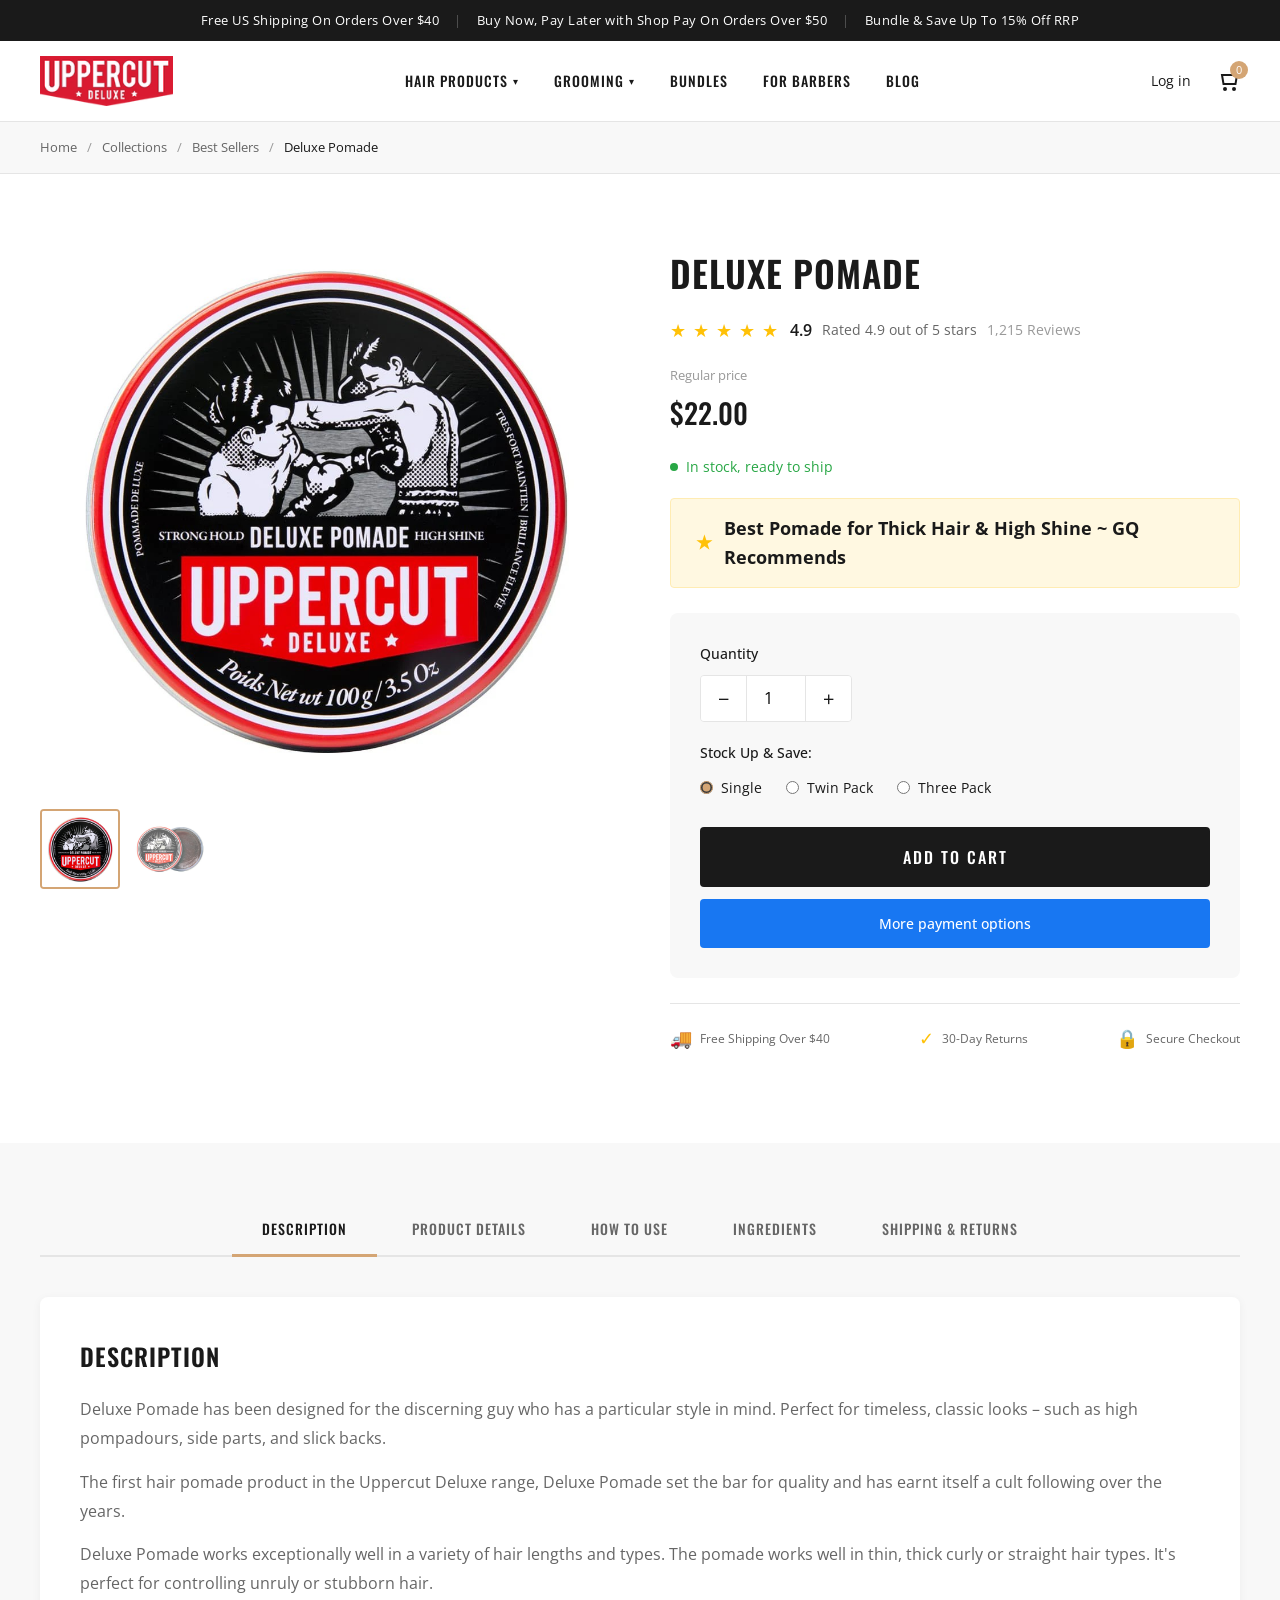
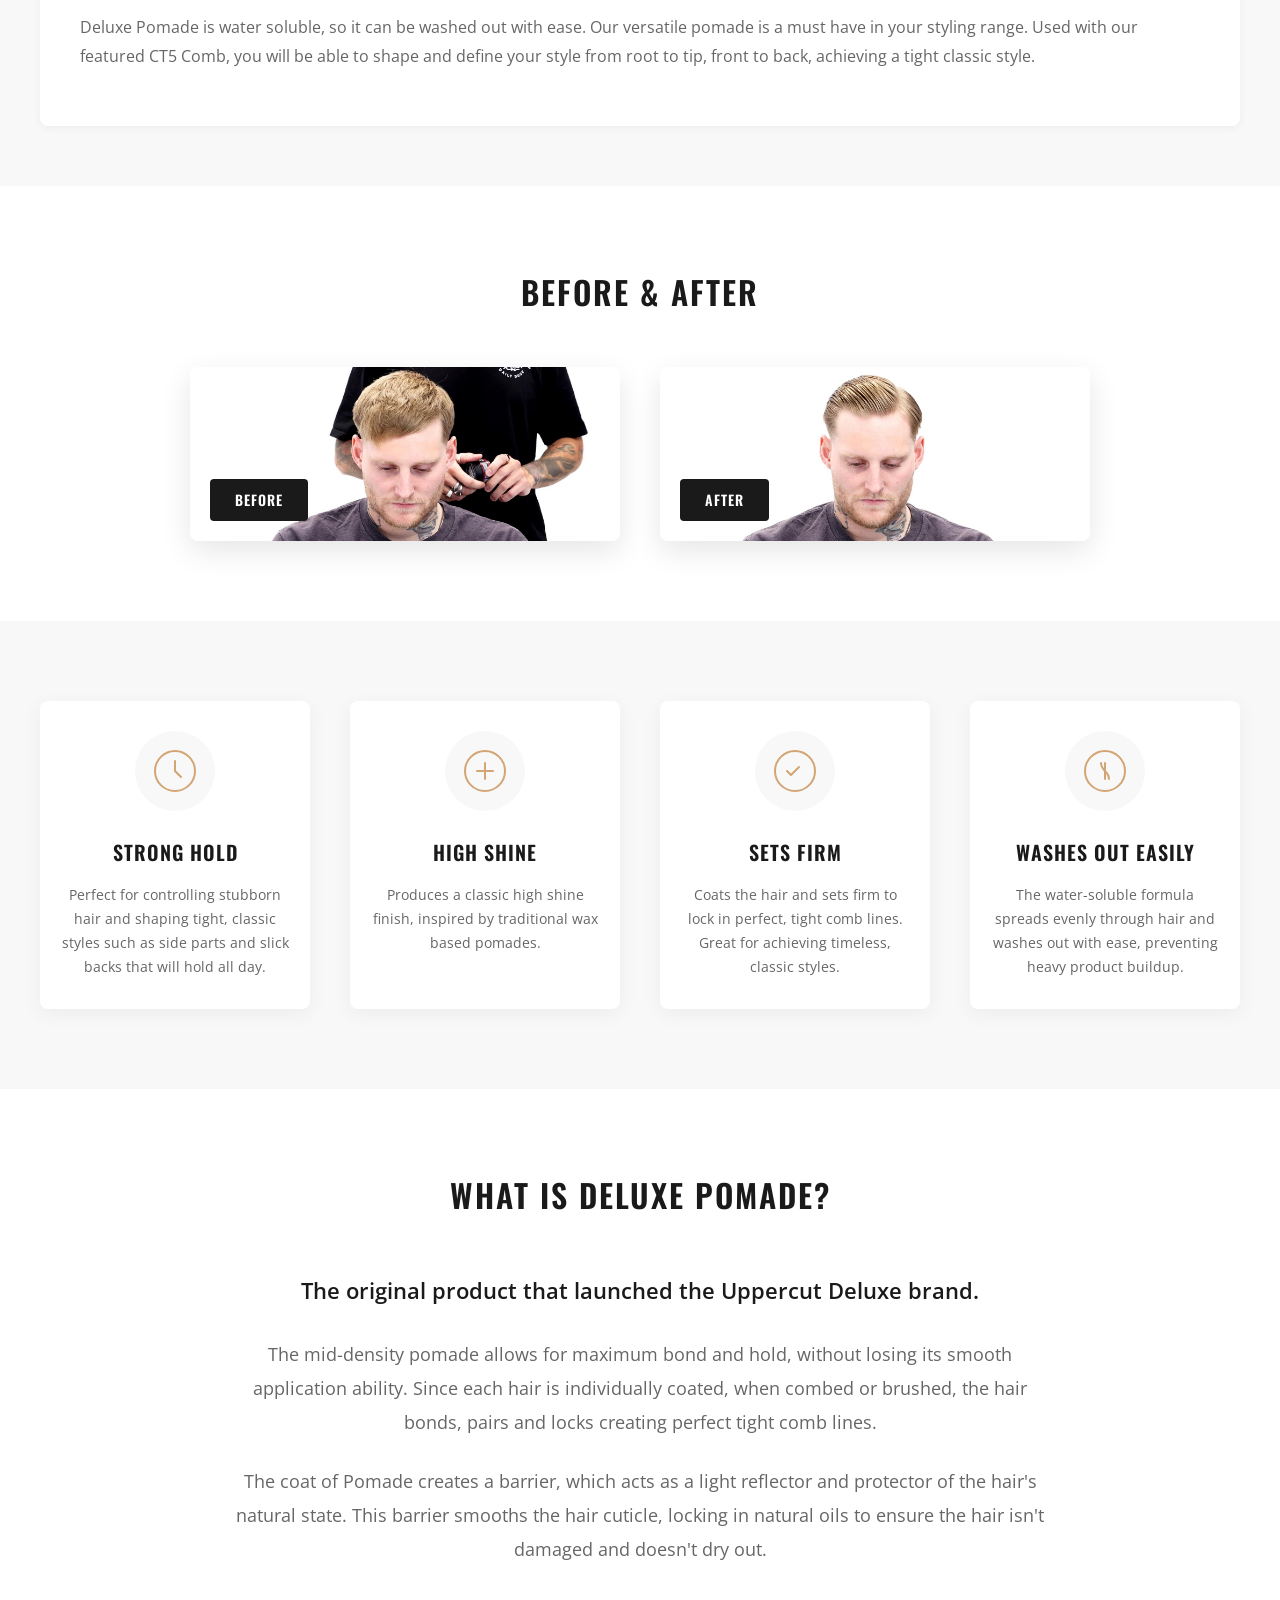
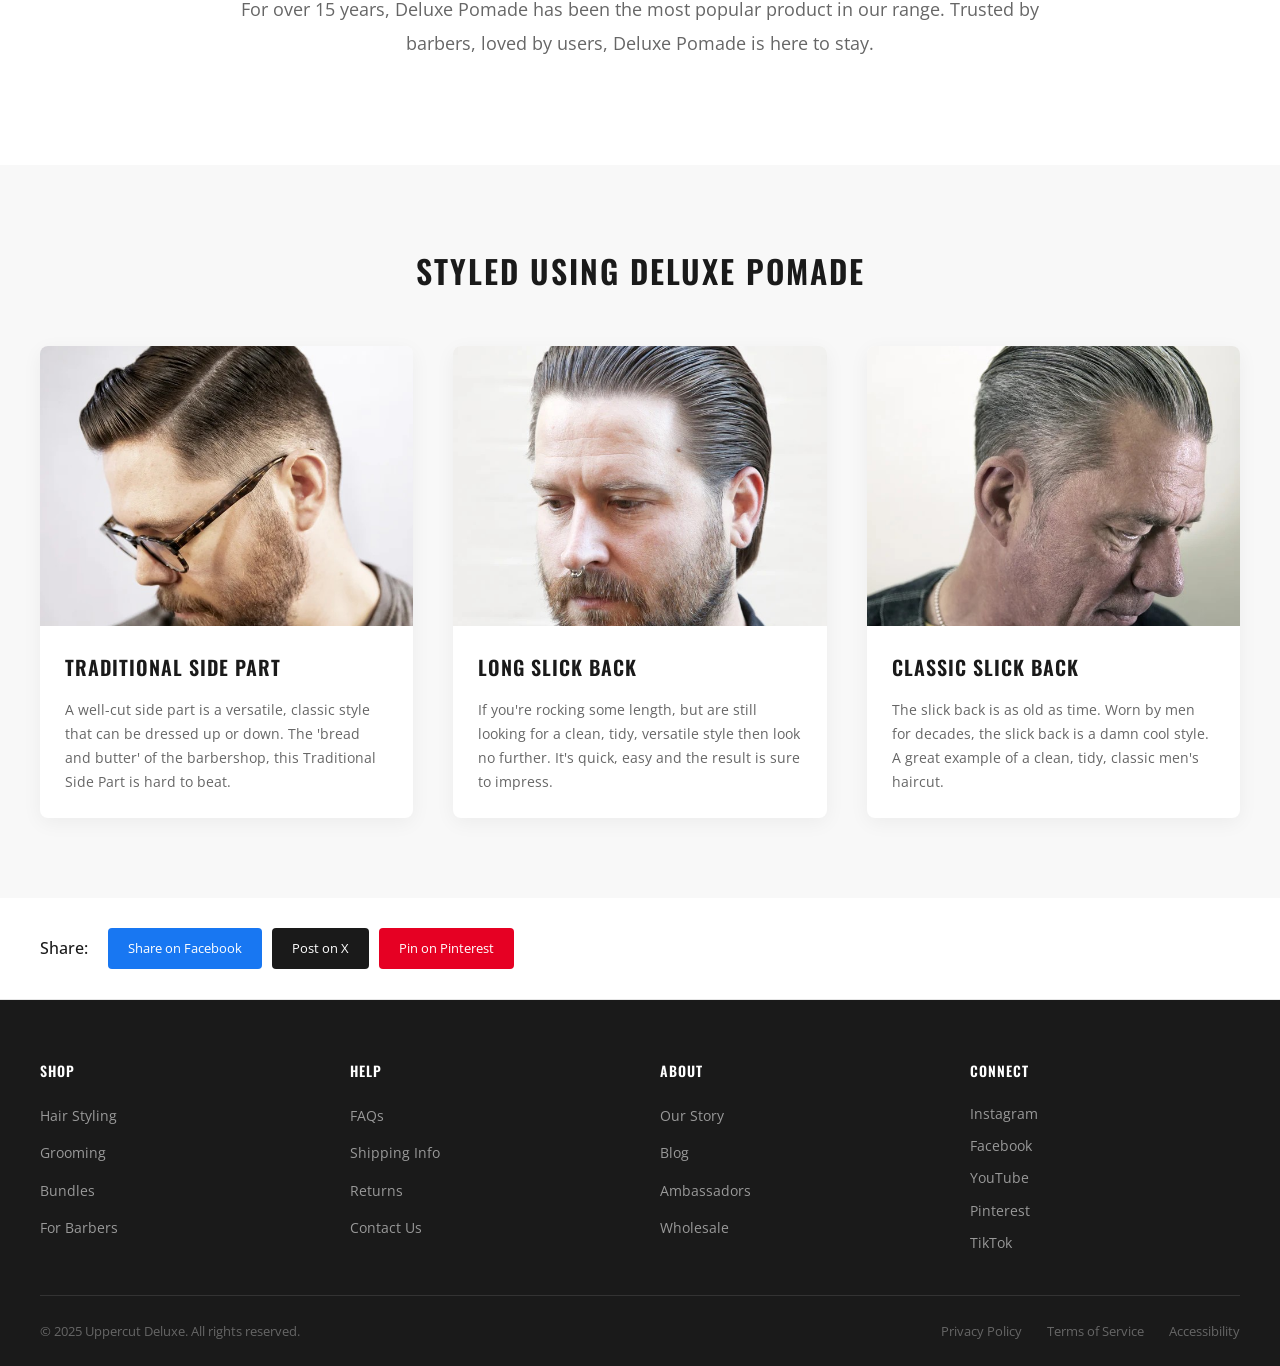
<file: product.html>
<!DOCTYPE html>
<html lang="en">
<head>
    <meta charset="UTF-8">
    <meta name="viewport" content="width=device-width, initial-scale=1.0">
    <title>Deluxe Pomade | Uppercut Deluxe</title>
    <link rel="stylesheet" href="product.css">
    <link href="https://fonts.googleapis.com/css2?family=Oswald:wght@400;500;600;700&display=swap" rel="stylesheet">
    <link href="https://fonts.googleapis.com/css2?family=Open+Sans:wght@400;500;600&display=swap" rel="stylesheet">
</head>
<body>
    <!-- Announcement Bar -->
    <div class="announcement-bar">
        <div class="announcement-content">
            <span>Free US Shipping On Orders Over $40</span>
            <span class="divider">|</span>
            <span>Buy Now, Pay Later with Shop Pay On Orders Over $50</span>
            <span class="divider">|</span>
            <span>Bundle & Save Up To 15% Off RRP</span>
        </div>
    </div>

    <!-- Header -->
    <header class="header">
        <div class="header-container">
            <div class="logo">
                <img src="logo.png" alt="Uppercut Deluxe Logo">
            </div>
            <nav class="main-nav">
                <ul>
                    <li class="dropdown">
                        <a href="#">Hair Products <span class="arrow">&#9662;</span></a>
                        <div class="dropdown-content">
                            <div class="dropdown-column">
                                <h4>Hair Styling</h4>
                                <a href="#">Pomade</a>
                                <a href="#">Powder</a>
                                <a href="#">Paste</a>
                                <a href="#">Clay</a>
                                <a href="#">Cream</a>
                                <a href="#">Salt Spray</a>
                                <a href="#">Hair Tonic</a>
                            </div>
                            <div class="dropdown-column">
                                <h4>Hold & Finish</h4>
                                <a href="#">Strong Hold</a>
                                <a href="#">Medium Hold</a>
                                <a href="#">Light Hold</a>
                                <a href="#">High Shine</a>
                                <a href="#">Natural Finish</a>
                                <a href="#">Low Shine</a>
                            </div>
                            <div class="dropdown-column">
                                <h4>Hair & Body Wash</h4>
                                <a href="#">Shampoo & Conditioner</a>
                                <a href="#">Body Wash</a>
                            </div>
                            <div class="dropdown-column">
                                <h4>Hair Brushes & Combs</h4>
                                <a href="#">Hair Brushes</a>
                                <a href="#">Combs</a>
                            </div>
                        </div>
                    </li>
                    <li class="dropdown">
                        <a href="#">Grooming <span class="arrow">&#9662;</span></a>
                        <div class="dropdown-content">
                            <div class="dropdown-column">
                                <h4>Shave</h4>
                                <a href="#">Pre-Shave</a>
                                <a href="#">Post-Shave</a>
                            </div>
                            <div class="dropdown-column">
                                <h4>Beard</h4>
                                <a href="#">Beard Oil</a>
                                <a href="#">Beard Balm</a>
                            </div>
                            <div class="dropdown-column">
                                <h4>Bundles</h4>
                                <a href="#">Hair Styling Bundles</a>
                                <a href="#">Grooming Bundles</a>
                                <a href="#">Wash Bundles</a>
                            </div>
                        </div>
                    </li>
                    <li><a href="#">Bundles</a></li>
                    <li><a href="#">For Barbers</a></li>
                    <li><a href="#">Blog</a></li>
                </ul>
            </nav>
            <div class="header-icons">
                <a href="#" class="icon-link">Log in</a>
                <a href="#" class="cart-icon">
                    <svg width="24" height="24" viewBox="0 0 24 24" fill="none" stroke="currentColor" stroke-width="2">
                        <path d="M6 6h15l-1.5 9h-12L6 6z"></path>
                        <circle cx="9" cy="20" r="1"></circle>
                        <circle cx="18" cy="20" r="1"></circle>
                    </svg>
                    <span class="cart-count">0</span>
                </a>
            </div>
        </div>
    </header>

    <!-- Breadcrumb -->
    <div class="breadcrumb">
        <div class="breadcrumb-container">
            <a href="#">Home</a>
            <span>/</span>
            <a href="#">Collections</a>
            <span>/</span>
            <a href="#">Best Sellers</a>
            <span>/</span>
            <span class="current">Deluxe Pomade</span>
        </div>
    </div>

    <!-- Main Product Section -->
    <main class="product-main">
        <div class="product-container">
            <!-- Product Images -->
            <div class="product-images">
                <div class="main-image">
                    <img src="DeluxPomade.jpg" alt="Deluxe Pomade" id="mainProductImage">
                </div>
                <div class="thumbnail-images">
                    <div class="thumbnail active" onclick="changeImage('DeluxPomade.jpg', this)">
                        <img src="DeluxPomade.jpg" alt="Deluxe Pomade View 1">
                    </div>
                    <div class="thumbnail" onclick="changeImage('DeluxPomade2.jpg', this)">
                        <img src="DeluxPomade2.jpg" alt="Deluxe Pomade View 2">
                    </div>
                </div>
            </div>

            <!-- Product Info -->
            <div class="product-info">
                <h1 class="product-title">Deluxe Pomade</h1>
                
                <!-- Reviews -->
                <div class="product-reviews">
                    <div class="stars">
                        <span class="star">&#9733;</span>
                        <span class="star">&#9733;</span>
                        <span class="star">&#9733;</span>
                        <span class="star">&#9733;</span>
                        <span class="star">&#9733;</span>
                    </div>
                    <span class="rating">4.9</span>
                    <span class="rating-text">Rated 4.9 out of 5 stars</span>
                    <span class="review-count">1,215 Reviews</span>
                </div>

                <!-- Price -->
                <div class="product-price">
                    <span class="regular-price">Regular price</span>
                    <span class="price">$22.00</span>
                </div>

                <!-- Stock Status -->
                <div class="stock-status in-stock">
                    <span class="stock-indicator"></span>
                    In stock, ready to ship
                </div>

                <!-- GQ Badge -->
                <div class="gq-badge">
                    <span class="badge-icon">&#9733;</span>
                    Best Pomade for Thick Hair & High Shine ~ GQ Recommends
                </div>

                <!-- Add to Cart Form -->
                <div class="add-to-cart-section">
                    <div class="quantity-selector">
                        <label for="quantity">Quantity</label>
                        <div class="quantity-controls">
                            <button class="qty-btn minus" onclick="updateQuantity(-1)">−</button>
                            <input type="number" id="quantity" value="1" min="1" max="10">
                            <button class="qty-btn plus" onclick="updateQuantity(1)">+</button>
                        </div>
                    </div>

                    <div class="bundle-options">
                        <label>Stock Up & Save:</label>
                        <div class="bundle-radio">
                            <input type="radio" name="bundle" id="single" value="single" checked>
                            <label for="single">Single</label>
                        </div>
                        <div class="bundle-radio">
                            <input type="radio" name="bundle" id="twin" value="twin">
                            <label for="twin">Twin Pack</label>
                        </div>
                        <div class="bundle-radio">
                            <input type="radio" name="bundle" id="triple" value="triple">
                            <label for="triple">Three Pack</label>
                        </div>
                    </div>

                    <button class="add-to-cart-btn">Add to cart</button>
                    <button class="more-payment-btn">More payment options</button>
                </div>

                <!-- Trust Badges -->
                <div class="trust-badges">
                    <div class="badge">
                        <span class="badge-icon">&#128666;</span>
                        <span>Free Shipping Over $40</span>
                    </div>
                    <div class="badge">
                        <span class="badge-icon">&#10003;</span>
                        <span>30-Day Returns</span>
                    </div>
                    <div class="badge">
                        <span class="badge-icon">&#128274;</span>
                        <span>Secure Checkout</span>
                    </div>
                </div>
            </div>
        </div>
    </main>

    <!-- Product Details Tabs -->
    <section class="product-details-section">
        <div class="details-container">
            <div class="tabs">
                <button class="tab-btn active" onclick="showTab('description')">Description</button>
                <button class="tab-btn" onclick="showTab('details')">Product Details</button>
                <button class="tab-btn" onclick="showTab('howto')">How To Use</button>
                <button class="tab-btn" onclick="showTab('ingredients')">Ingredients</button>
                <button class="tab-btn" onclick="showTab('shipping')">Shipping & Returns</button>
            </div>

            <div class="tab-content">
                <!-- Description Tab -->
                <div id="description" class="tab-pane active">
                    <h2>Description</h2>
                    <p>Deluxe Pomade has been designed for the discerning guy who has a particular style in mind. Perfect for timeless, classic looks – such as high pompadours, side parts, and slick backs.</p>
                    <p>The first hair pomade product in the Uppercut Deluxe range, Deluxe Pomade set the bar for quality and has earnt itself a cult following over the years.</p>
                    <p>Deluxe Pomade works exceptionally well in a variety of hair lengths and types. The pomade works well in thin, thick curly or straight hair types. It's perfect for controlling unruly or stubborn hair.</p>
                    <p>Deluxe Pomade is water soluble, so it can be washed out with ease. Our versatile pomade is a must have in your styling range. Used with our featured CT5 Comb, you will be able to shape and define your style from root to tip, front to back, achieving a tight classic style.</p>
                </div>

                <!-- Product Details Tab -->
                <div id="details" class="tab-pane">
                    <h2>Product Details</h2>
                    <div class="details-grid">
                        <div class="detail-item">
                            <span class="detail-label">Hold:</span>
                            <span class="detail-value">Strong without stiffness</span>
                        </div>
                        <div class="detail-item">
                            <span class="detail-label">Finish:</span>
                            <span class="detail-value">High shine</span>
                        </div>
                        <div class="detail-item">
                            <span class="detail-label">Style guide:</span>
                            <span class="detail-value">Perfect for controlling and defining pompadour, side-parts and slick-backs</span>
                        </div>
                        <div class="detail-item">
                            <span class="detail-label">Hair type:</span>
                            <span class="detail-value">Suitable for straight, wavy or curly, normal to thick hair types, short to medium in length</span>
                        </div>
                        <div class="detail-item">
                            <span class="detail-label">Fragrance:</span>
                            <span class="detail-value">Smooth Coconut</span>
                        </div>
                        <div class="detail-item">
                            <span class="detail-label">Size:</span>
                            <span class="detail-value">100ml</span>
                        </div>
                        <div class="detail-item">
                            <span class="detail-label">Base:</span>
                            <span class="detail-value">Water based</span>
                        </div>
                    </div>
                </div>

                <!-- How To Use Tab -->
                <div id="howto" class="tab-pane">
                    <h2>How To Use</h2>
                    <p>Apply to dry hair that has been washed beforehand with Shampoo and Conditioner.</p>
                    <ol class="usage-steps">
                        <li>Start by working a small amount of pomade into dry palms and make sure to spread evenly across both hands.</li>
                        <li>Apply a small amount to the fringe area using fingertips then work from the back of your head forwards making sure to spread the pomade evenly throughout your hair.</li>
                        <li>Using a comb from our Uppercut Deluxe Comb range, shape and define your style from root to tip, front to back.</li>
                        <li>For extra hold or shine, build up layers of Deluxe Pomade as you go, before setting your style tight.</li>
                        <li>Take a step back, and admire.</li>
                    </ol>
                </div>

                <!-- Ingredients Tab -->
                <div id="ingredients" class="tab-pane">
                    <h2>Ingredients</h2>
                    <p class="ingredients-list">AQUA (WATER/EAU), CETEARETH-25, PVP, SODIUM COCOAMPHOACETATE, GLYCERIN, PROPYLENE GLYCOL, PARFUM (FRAGRANCE), COUMARIN, PEG-75 LANOLIN (OVINE), PHENOXYETHANOL, METHYLPARABEN, TETRASODIUM EDTA, CARAMEL, CI 16035/RED 40.</p>
                </div>

                <!-- Shipping Tab -->
                <div id="shipping" class="tab-pane">
                    <h2>Shipping & Returns</h2>
                    <div class="shipping-info">
                        <h3>Free Shipping:</h3>
                        <p>We offer free standard shipping on orders over $40USD to United States addresses. <a href="#">Read our full shipping & payments policy</a>.</p>
                    </div>
                    <div class="shipping-info">
                        <h3>Refunds & Returns:</h3>
                        <p>If a product does not meet your expectations, we will assess a return request submitted to customer service within 30 days from purchase. <a href="#">Read our Refunds & Returns policy here</a>.</p>
                    </div>
                </div>
            </div>
        </div>
    </section>

    <!-- Before & After Section -->
    <section class="before-after-section">
        <div class="before-after-container">
            <h2 class="section-title">Before & After</h2>
            <div class="before-after-grid">
                <div class="before-after-item">
                    <img src="Before.jpg" alt="Before using Deluxe Pomade">
                    <span class="image-label">Before</span>
                </div>
                <div class="before-after-item">
                    <img src="After.jpg" alt="After using Deluxe Pomade">
                    <span class="image-label">After</span>
                </div>
            </div>
        </div>
    </section>

    <!-- Features Section - 4 Columns -->
    <section class="features-section">
        <div class="features-container">
            <div class="features-grid">
                <div class="feature-item">
                    <div class="feature-icon">
                        <svg width="48" height="48" viewBox="0 0 48 48" fill="none">
                            <circle cx="24" cy="24" r="20" stroke="currentColor" stroke-width="2"/>
                            <path d="M24 14v10l6 6" stroke="currentColor" stroke-width="2" stroke-linecap="round"/>
                        </svg>
                    </div>
                    <h3 class="feature-title">Strong Hold</h3>
                    <p class="feature-description">Perfect for controlling stubborn hair and shaping tight, classic styles such as side parts and slick backs that will hold all day.</p>
                </div>
                <div class="feature-item">
                    <div class="feature-icon">
                        <svg width="48" height="48" viewBox="0 0 48 48" fill="none">
                            <circle cx="24" cy="24" r="20" stroke="currentColor" stroke-width="2"/>
                            <path d="M16 24h16M24 16v16" stroke="currentColor" stroke-width="2" stroke-linecap="round"/>
                        </svg>
                    </div>
                    <h3 class="feature-title">High Shine</h3>
                    <p class="feature-description">Produces a classic high shine finish, inspired by traditional wax based pomades.</p>
                </div>
                <div class="feature-item">
                    <div class="feature-icon">
                        <svg width="48" height="48" viewBox="0 0 48 48" fill="none">
                            <circle cx="24" cy="24" r="20" stroke="currentColor" stroke-width="2"/>
                            <path d="M16 24l4 4 8-8" stroke="currentColor" stroke-width="2" stroke-linecap="round" stroke-linejoin="round"/>
                        </svg>
                    </div>
                    <h3 class="feature-title">Sets Firm</h3>
                    <p class="feature-description">Coats the hair and sets firm to lock in perfect, tight comb lines. Great for achieving timeless, classic styles.</p>
                </div>
                <div class="feature-item">
                    <div class="feature-icon">
                        <svg width="48" height="48" viewBox="0 0 48 48" fill="none">
                            <circle cx="24" cy="24" r="20" stroke="currentColor" stroke-width="2"/>
                            <path d="M20 16c0 8 8 8 8 16M24 16v16" stroke="currentColor" stroke-width="2" stroke-linecap="round"/>
                        </svg>
                    </div>
                    <h3 class="feature-title">Washes Out Easily</h3>
                    <p class="feature-description">The water-soluble formula spreads evenly through hair and washes out with ease, preventing heavy product buildup.</p>
                </div>
            </div>
        </div>
    </section>

    <!-- What is Deluxe Pomade Section -->
    <section class="what-is-section">
        <div class="what-is-container">
            <h2 class="section-title">What is Deluxe Pomade?</h2>
            <div class="what-is-content">
                <p>The original product that launched the Uppercut Deluxe brand.</p>
                <p>The mid-density pomade allows for maximum bond and hold, without losing its smooth application ability. Since each hair is individually coated, when combed or brushed, the hair bonds, pairs and locks creating perfect tight comb lines.</p>
                <p>The coat of Pomade creates a barrier, which acts as a light reflector and protector of the hair's natural state. This barrier smooths the hair cuticle, locking in natural oils to ensure the hair isn't damaged and doesn't dry out.</p>
                <p>For over 15 years, Deluxe Pomade has been the most popular product in our range. Trusted by barbers, loved by users, Deluxe Pomade is here to stay.</p>
            </div>
        </div>
    </section>

    <!-- Styled Using Deluxe Pomade Section -->
    <section class="styled-using-section">
        <div class="styled-using-container">
            <h2 class="section-title">Styled Using Deluxe Pomade</h2>
            <div class="styled-grid">
                <div class="styled-item">
                    <div class="styled-image">
                        <img src="TraditionalSidePart.jpg" alt="Traditional Side Part">
                    </div>
                    <h3 class="styled-title">Traditional Side Part</h3>
                    <p class="styled-description">A well-cut side part is a versatile, classic style that can be dressed up or down. The 'bread and butter' of the barbershop, this Traditional Side Part is hard to beat.</p>
                </div>
                <div class="styled-item">
                    <div class="styled-image">
                        <img src="LongSlickBack.jpg" alt="Long Slick Back">
                    </div>
                    <h3 class="styled-title">Long Slick Back</h3>
                    <p class="styled-description">If you're rocking some length, but are still looking for a clean, tidy, versatile style then look no further. It's quick, easy and the result is sure to impress.</p>
                </div>
                <div class="styled-item">
                    <div class="styled-image">
                        <img src="ClassicSlickBack.jpg" alt="Classic Slick Back">
                    </div>
                    <h3 class="styled-title">Classic Slick Back</h3>
                    <p class="styled-description">The slick back is as old as time. Worn by men for decades, the slick back is a damn cool style. A great example of a clean, tidy, classic men's haircut.</p>
                </div>
            </div>
        </div>
    </section>

    <!-- Share Section -->
    <section class="share-section">
        <div class="share-container">
            <span class="share-label">Share:</span>
            <div class="share-buttons">
                <a href="#" class="share-btn facebook">Share on Facebook</a>
                <a href="#" class="share-btn twitter">Post on X</a>
                <a href="#" class="share-btn pinterest">Pin on Pinterest</a>
            </div>
        </div>
    </section>

    <!-- Footer -->
    <footer class="footer">
        <div class="footer-container">
            <div class="footer-columns">
                <div class="footer-column">
                    <h4>Shop</h4>
                    <ul>
                        <li><a href="#">Hair Styling</a></li>
                        <li><a href="#">Grooming</a></li>
                        <li><a href="#">Bundles</a></li>
                        <li><a href="#">For Barbers</a></li>
                    </ul>
                </div>
                <div class="footer-column">
                    <h4>Help</h4>
                    <ul>
                        <li><a href="#">FAQs</a></li>
                        <li><a href="#">Shipping Info</a></li>
                        <li><a href="#">Returns</a></li>
                        <li><a href="#">Contact Us</a></li>
                    </ul>
                </div>
                <div class="footer-column">
                    <h4>About</h4>
                    <ul>
                        <li><a href="#">Our Story</a></li>
                        <li><a href="#">Blog</a></li>
                        <li><a href="#">Ambassadors</a></li>
                        <li><a href="#">Wholesale</a></li>
                    </ul>
                </div>
                <div class="footer-column">
                    <h4>Connect</h4>
                    <div class="social-links">
                        <a href="#" class="social-link">Instagram</a>
                        <a href="#" class="social-link">Facebook</a>
                        <a href="#" class="social-link">YouTube</a>
                        <a href="#" class="social-link">Pinterest</a>
                        <a href="#" class="social-link">TikTok</a>
                    </div>
                </div>
            </div>
            <div class="footer-bottom">
                <p>&copy; 2025 Uppercut Deluxe. All rights reserved.</p>
                <div class="footer-links">
                    <a href="#">Privacy Policy</a>
                    <a href="#">Terms of Service</a>
                    <a href="#">Accessibility</a>
                </div>
            </div>
        </div>
    </footer>

    <script>
        // Change main product image
        function changeImage(src, thumb) {
            document.getElementById('mainProductImage').src = src;
            document.querySelectorAll('.thumbnail').forEach(t => t.classList.remove('active'));
            thumb.classList.add('active');
        }

        // Update quantity
        function updateQuantity(change) {
            const input = document.getElementById('quantity');
            let value = parseInt(input.value) + change;
            if (value < 1) value = 1;
            if (value > 10) value = 10;
            input.value = value;
        }

        // Tab switching
        function showTab(tabId) {
            document.querySelectorAll('.tab-btn').forEach(btn => btn.classList.remove('active'));
            document.querySelectorAll('.tab-pane').forEach(pane => pane.classList.remove('active'));
            
            event.target.classList.add('active');
            document.getElementById(tabId).classList.add('active');
        }
    </script>
</body>
</html>
</file>
<file: product.css>
/* ==========================================
   UPPERCUT DELUXE - PRODUCT PAGE STYLES
   ========================================== */

/* CSS Reset & Base Styles */
*, *::before, *::after {
    box-sizing: border-box;
    margin: 0;
    padding: 0;
}

:root {
    --primary-color: #1a1a1a;
    --secondary-color: #333333;
    --accent-color: #d4a574;
    --text-color: #1a1a1a;
    --text-light: #666666;
    --text-muted: #999999;
    --background-color: #ffffff;
    --background-light: #f8f8f8;
    --border-color: #e5e5e5;
    --success-color: #28a745;
    --warning-color: #ffc107;
    --font-heading: 'Oswald', sans-serif;
    --font-body: 'Open Sans', Arial, sans-serif;
    --transition: all 0.3s ease;
}

html {
    scroll-behavior: smooth;
}

body {
    font-family: var(--font-body);
    font-size: 16px;
    line-height: 1.6;
    color: var(--text-color);
    background-color: var(--background-color);
}

a {
    color: inherit;
    text-decoration: none;
    transition: var(--transition);
}

a:hover {
    color: var(--accent-color);
}

ul {
    list-style: none;
}

img {
    max-width: 100%;
    height: auto;
    display: block;
}

button {
    cursor: pointer;
    font-family: inherit;
    border: none;
    background: none;
}

/* ==========================================
   ANNOUNCEMENT BAR
   ========================================== */
.announcement-bar {
    background-color: var(--primary-color);
    color: #ffffff;
    padding: 10px 20px;
    text-align: center;
    font-size: 13px;
    letter-spacing: 0.5px;
}

.announcement-content {
    display: flex;
    justify-content: center;
    align-items: center;
    flex-wrap: wrap;
    gap: 15px;
}

.announcement-content .divider {
    color: #555;
}

/* ==========================================
   HEADER
   ========================================== */
.header {
    background-color: var(--background-color);
    border-bottom: 1px solid var(--border-color);
    position: sticky;
    top: 0;
    z-index: 1000;
}

.header-container {
    max-width: 1400px;
    margin: 0 auto;
    padding: 15px 40px;
    display: flex;
    justify-content: space-between;
    align-items: center;
}

.logo img {
    height: 50px;
    width: auto;
}

/* Main Navigation */
.main-nav ul {
    display: flex;
    gap: 35px;
}

.main-nav > ul > li {
    position: relative;
}

.main-nav > ul > li > a {
    font-family: var(--font-heading);
    font-size: 14px;
    font-weight: 500;
    text-transform: uppercase;
    letter-spacing: 1px;
    color: var(--text-color);
    padding: 10px 0;
    display: flex;
    align-items: center;
    gap: 5px;
}

.main-nav > ul > li > a:hover {
    color: var(--accent-color);
}

.main-nav .arrow {
    font-size: 10px;
}

/* Dropdown Menu */
.dropdown-content {
    position: absolute;
    top: 100%;
    left: 0;
    background-color: var(--background-color);
    box-shadow: 0 10px 40px rgba(0,0,0,0.15);
    padding: 25px;
    min-width: 600px;
    display: none;
    z-index: 100;
    border-top: 3px solid var(--accent-color);
}

.dropdown:hover .dropdown-content {
    display: flex;
    gap: 30px;
}

.dropdown-column h4 {
    font-family: var(--font-heading);
    font-size: 14px;
    font-weight: 600;
    text-transform: uppercase;
    letter-spacing: 1px;
    margin-bottom: 15px;
    color: var(--text-color);
    padding-bottom: 10px;
    border-bottom: 1px solid var(--border-color);
}

.dropdown-column a {
    display: block;
    padding: 8px 0;
    font-size: 14px;
    color: var(--text-light);
}

.dropdown-column a:hover {
    color: var(--accent-color);
    padding-left: 5px;
}

/* Header Icons */
.header-icons {
    display: flex;
    align-items: center;
    gap: 25px;
}

.icon-link {
    font-size: 14px;
    color: var(--text-color);
}

.cart-icon {
    position: relative;
    display: flex;
    align-items: center;
    color: var(--text-color);
}

.cart-count {
    position: absolute;
    top: -8px;
    right: -8px;
    background-color: var(--accent-color);
    color: #fff;
    font-size: 11px;
    width: 18px;
    height: 18px;
    border-radius: 50%;
    display: flex;
    align-items: center;
    justify-content: center;
}

/* ==========================================
   BREADCRUMB
   ========================================== */
.breadcrumb {
    background-color: var(--background-light);
    padding: 15px 0;
    border-bottom: 1px solid var(--border-color);
}

.breadcrumb-container {
    max-width: 1400px;
    margin: 0 auto;
    padding: 0 40px;
    display: flex;
    align-items: center;
    gap: 10px;
    font-size: 13px;
    color: var(--text-muted);
}

.breadcrumb-container a {
    color: var(--text-light);
}

.breadcrumb-container a:hover {
    color: var(--accent-color);
}

.breadcrumb-container .current {
    color: var(--text-color);
}

/* ==========================================
   MAIN PRODUCT SECTION
   ========================================== */
.product-main {
    padding: 50px 0;
}

.product-container {
    max-width: 1400px;
    margin: 0 auto;
    padding: 0 40px;
    display: grid;
    grid-template-columns: 1fr 1fr;
    gap: 60px;
}

/* Product Images */
.product-images {
    position: sticky;
    top: 100px;
    align-self: start;
}

.main-image {
    background-color: var(--background-light);
    border-radius: 8px;
    overflow: hidden;
    margin-bottom: 15px;
}

.main-image img {
    width: 100%;
    height: auto;
    transition: transform 0.5s ease;
}

.main-image:hover img {
    transform: scale(1.05);
}

.thumbnail-images {
    display: flex;
    gap: 10px;
}

.thumbnail {
    width: 80px;
    height: 80px;
    border: 2px solid transparent;
    border-radius: 4px;
    overflow: hidden;
    cursor: pointer;
    opacity: 0.6;
    transition: var(--transition);
}

.thumbnail:hover,
.thumbnail.active {
    border-color: var(--accent-color);
    opacity: 1;
}

.thumbnail img {
    width: 100%;
    height: 100%;
    object-fit: cover;
}

/* Product Info */
.product-info {
    padding: 20px 0;
}

.product-title {
    font-family: var(--font-heading);
    font-size: 36px;
    font-weight: 600;
    text-transform: uppercase;
    letter-spacing: 1px;
    margin-bottom: 15px;
    color: var(--text-color);
}

/* Product Reviews */
.product-reviews {
    display: flex;
    align-items: center;
    gap: 10px;
    margin-bottom: 20px;
    flex-wrap: wrap;
}

.stars {
    color: #ffc107;
    font-size: 18px;
}

.star {
    margin-right: 2px;
}

.rating {
    font-weight: 600;
    font-size: 16px;
}

.rating-text {
    color: var(--text-light);
    font-size: 14px;
}

.review-count {
    color: var(--text-muted);
    font-size: 14px;
    cursor: pointer;
}

.review-count:hover {
    color: var(--accent-color);
    text-decoration: underline;
}

/* Product Price */
.product-price {
    margin-bottom: 20px;
}

.regular-price {
    font-size: 13px;
    color: var(--text-muted);
    display: block;
    margin-bottom: 5px;
}

.price {
    font-family: var(--font-heading);
    font-size: 28px;
    font-weight: 500;
    color: var(--text-color);
}

/* Stock Status */
.stock-status {
    display: flex;
    align-items: center;
    gap: 8px;
    font-size: 14px;
    margin-bottom: 20px;
}

.stock-indicator {
    width: 8px;
    height: 8px;
    border-radius: 50%;
    background-color: var(--success-color);
}

.in-stock {
    color: var(--success-color);
}

/* GQ Badge */
.gq-badge {
    background-color: #fff8e1;
    border: 1px solid #ffecb3;
    padding: 15px 25px;
    border-radius: 4px;
    font-size: 18px;
    font-weight: 700;
    margin-bottom: 25px;
    display: flex;
    align-items: center;
    gap: 12px;
}

.badge-icon {
    color: #ffc107;
    font-size: 22px;
}

/* Add to Cart Section */
.add-to-cart-section {
    background-color: var(--background-light);
    padding: 30px;
    border-radius: 8px;
    margin-bottom: 25px;
}

.quantity-selector {
    margin-bottom: 20px;
}

.quantity-selector label {
    display: block;
    font-size: 14px;
    font-weight: 500;
    margin-bottom: 10px;
}

.quantity-controls {
    display: flex;
    align-items: center;
    width: fit-content;
    border: 1px solid var(--border-color);
    border-radius: 4px;
    overflow: hidden;
}

.qty-btn {
    width: 45px;
    height: 45px;
    font-size: 20px;
    color: var(--text-color);
    background-color: var(--background-color);
    border: none;
    transition: var(--transition);
}

.qty-btn:hover {
    background-color: var(--border-color);
}

.quantity-controls input {
    width: 60px;
    height: 45px;
    text-align: center;
    border: none;
    border-left: 1px solid var(--border-color);
    border-right: 1px solid var(--border-color);
    font-size: 16px;
    font-family: inherit;
}

.quantity-controls input:focus {
    outline: none;
}

/* Bundle Options */
.bundle-options {
    margin-bottom: 25px;
}

.bundle-options > label {
    display: block;
    font-size: 14px;
    font-weight: 500;
    margin-bottom: 12px;
}

.bundle-radio {
    display: inline-flex;
    align-items: center;
    margin-right: 20px;
    cursor: pointer;
}

.bundle-radio input[type="radio"] {
    margin-right: 8px;
    accent-color: var(--accent-color);
}

.bundle-radio label {
    font-size: 14px;
    cursor: pointer;
}

/* Add to Cart Button */
.add-to-cart-btn {
    width: 100%;
    padding: 18px 30px;
    background-color: var(--primary-color);
    color: #ffffff;
    font-family: var(--font-heading);
    font-size: 16px;
    font-weight: 500;
    text-transform: uppercase;
    letter-spacing: 2px;
    border: none;
    border-radius: 4px;
    transition: var(--transition);
    margin-bottom: 12px;
}

.add-to-cart-btn:hover {
    background-color: var(--accent-color);
}

.more-payment-btn {
    width: 100%;
    padding: 15px 30px;
    background-color: #1877f2;
    color: #ffffff;
    font-size: 14px;
    font-weight: 500;
    border: none;
    border-radius: 4px;
    transition: var(--transition);
}

.more-payment-btn:hover {
    background-color: #0d65d9;
    color: #ffffff;
}

/* Trust Badges */
.trust-badges {
    display: flex;
    justify-content: space-between;
    gap: 20px;
    padding: 20px 0;
    border-top: 1px solid var(--border-color);
    margin-top: 20px;
}

.badge {
    display: flex;
    align-items: center;
    gap: 8px;
    font-size: 12px;
    color: var(--text-light);
}

.badge-icon {
    font-size: 18px;
}

/* ==========================================
   PRODUCT DETAILS TABS
   ========================================== */
.product-details-section {
    background-color: var(--background-light);
    padding: 60px 0;
}

.details-container {
    max-width: 1400px;
    margin: 0 auto;
    padding: 0 40px;
}

.tabs {
    display: flex;
    justify-content: center;
    gap: 5px;
    margin-bottom: 40px;
    border-bottom: 2px solid var(--border-color);
}

.tab-btn {
    padding: 15px 30px;
    font-family: var(--font-heading);
    font-size: 14px;
    font-weight: 500;
    text-transform: uppercase;
    letter-spacing: 1px;
    color: var(--text-light);
    background: none;
    border: none;
    border-bottom: 3px solid transparent;
    margin-bottom: -2px;
    transition: var(--transition);
    white-space: nowrap;
}

.tab-btn:hover {
    color: var(--text-color);
}

.tab-btn.active {
    color: var(--text-color);
    border-bottom-color: var(--accent-color);
}

.tab-content {
    background-color: var(--background-color);
    padding: 40px;
    border-radius: 8px;
    box-shadow: 0 2px 10px rgba(0,0,0,0.05);
}

.tab-pane {
    display: none;
}

.tab-pane.active {
    display: block;
    animation: fadeIn 0.3s ease;
}

@keyframes fadeIn {
    from { opacity: 0; transform: translateY(10px); }
    to { opacity: 1; transform: translateY(0); }
}

.tab-pane h2 {
    font-family: var(--font-heading);
    font-size: 24px;
    font-weight: 600;
    text-transform: uppercase;
    letter-spacing: 1px;
    margin-bottom: 20px;
    color: var(--text-color);
}

.tab-pane p {
    margin-bottom: 15px;
    line-height: 1.8;
    color: var(--text-light);
}

.tab-pane a {
    color: var(--accent-color);
    text-decoration: underline;
}

/* Details Grid */
.details-grid {
    display: grid;
    gap: 20px;
}

.detail-item {
    display: grid;
    grid-template-columns: 150px 1fr;
    gap: 15px;
    padding: 15px 0;
    border-bottom: 1px solid var(--border-color);
}

.detail-label {
    font-weight: 600;
    color: var(--text-color);
}

.detail-value {
    color: var(--text-light);
}

/* Usage Steps */
.usage-steps {
    counter-reset: step;
    padding-left: 0;
}

.usage-steps li {
    position: relative;
    padding-left: 40px;
    margin-bottom: 20px;
    line-height: 1.8;
    color: var(--text-light);
}

.usage-steps li::before {
    counter-increment: step;
    content: counter(step);
    position: absolute;
    left: 0;
    top: 0;
    width: 28px;
    height: 28px;
    background-color: var(--accent-color);
    color: #fff;
    border-radius: 50%;
    display: flex;
    align-items: center;
    justify-content: center;
    font-weight: 600;
    font-size: 14px;
}

/* Ingredients */
.ingredients-list {
    font-family: monospace;
    background-color: var(--background-light);
    padding: 20px;
    border-radius: 4px;
    font-size: 13px;
    line-height: 1.8;
}

/* Shipping Info */
.shipping-info {
    margin-bottom: 25px;
}

.shipping-info h3 {
    font-family: var(--font-heading);
    font-size: 16px;
    font-weight: 600;
    margin-bottom: 10px;
    color: var(--text-color);
}

/* ==========================================
   SHARE SECTION
   ========================================== */
.share-section {
    padding: 30px 0;
    border-bottom: 1px solid var(--border-color);
}

.share-container {
    max-width: 1400px;
    margin: 0 auto;
    padding: 0 40px;
    display: flex;
    align-items: center;
    gap: 20px;
}

.share-label {
    font-weight: 500;
    color: var(--text-color);
}

.share-buttons {
    display: flex;
    gap: 10px;
}

.share-btn {
    padding: 10px 20px;
    font-size: 13px;
    border-radius: 4px;
    transition: var(--transition);
}

.share-btn.facebook {
    background-color: #1877f2;
    color: #fff;
}

.share-btn.facebook:hover {
    background-color: #0d65d9;
}

.share-btn.twitter {
    background-color: #1a1a1a;
    color: #fff;
}

.share-btn.twitter:hover {
    background-color: #333;
}

.share-btn.pinterest {
    background-color: #e60023;
    color: #fff;
}

.share-btn.pinterest:hover {
    background-color: #c8102e;
}

/* ==========================================
   BEFORE & AFTER SECTION
   ========================================== */
.before-after-section {
    padding: 80px 0;
    background-color: var(--background-color);
}

.before-after-container {
    max-width: 1400px;
    margin: 0 auto;
    padding: 0 40px;
}

.section-title {
    font-family: var(--font-heading);
    font-size: 32px;
    font-weight: 600;
    text-transform: uppercase;
    letter-spacing: 2px;
    text-align: center;
    margin-bottom: 50px;
    color: var(--text-color);
}

.before-after-grid {
    display: grid;
    grid-template-columns: 1fr 1fr;
    gap: 40px;
    max-width: 900px;
    margin: 0 auto;
}

.before-after-item {
    position: relative;
    border-radius: 8px;
    overflow: hidden;
    box-shadow: 0 10px 30px rgba(0,0,0,0.1);
}

.before-after-item img {
    width: 100%;
    height: auto;
    display: block;
    transition: transform 0.5s ease;
}

.before-after-item:hover img {
    transform: scale(1.05);
}

.image-label {
    position: absolute;
    bottom: 20px;
    left: 20px;
    background-color: var(--primary-color);
    color: #ffffff;
    padding: 10px 25px;
    font-family: var(--font-heading);
    font-size: 14px;
    font-weight: 600;
    text-transform: uppercase;
    letter-spacing: 1px;
    border-radius: 4px;
}

/* ==========================================
   FEATURES SECTION - 4 COLUMNS
   ========================================== */
.features-section {
    padding: 80px 0;
    background-color: var(--background-light);
}

.features-container {
    max-width: 1400px;
    margin: 0 auto;
    padding: 0 40px;
}

.features-grid {
    display: grid;
    grid-template-columns: repeat(4, 1fr);
    gap: 40px;
}

.feature-item {
    text-align: center;
    padding: 30px 20px;
    background-color: var(--background-color);
    border-radius: 8px;
    box-shadow: 0 5px 20px rgba(0,0,0,0.05);
    transition: var(--transition);
}

.feature-item:hover {
    transform: translateY(-5px);
    box-shadow: 0 15px 40px rgba(0,0,0,0.1);
}

.feature-icon {
    width: 80px;
    height: 80px;
    margin: 0 auto 25px;
    display: flex;
    align-items: center;
    justify-content: center;
    background-color: var(--background-light);
    border-radius: 50%;
    color: var(--accent-color);
}

.feature-title {
    font-family: var(--font-heading);
    font-size: 20px;
    font-weight: 600;
    text-transform: uppercase;
    letter-spacing: 1px;
    margin-bottom: 15px;
    color: var(--text-color);
}

.feature-description {
    font-size: 14px;
    line-height: 1.7;
    color: var(--text-light);
}

/* ==========================================
   WHAT IS DELUXE POMADE SECTION
   ========================================== */
.what-is-section {
    padding: 80px 0;
    background-color: var(--background-color);
}

.what-is-container {
    max-width: 900px;
    margin: 0 auto;
    padding: 0 40px;
}

.what-is-content {
    text-align: center;
}

.what-is-content p {
    font-size: 18px;
    line-height: 1.9;
    color: var(--text-light);
    margin-bottom: 25px;
}

.what-is-content p:first-child {
    font-size: 22px;
    font-weight: 600;
    color: var(--text-color);
}

/* ==========================================
   STYLED USING DELUXE POMADE SECTION
   ========================================== */
.styled-using-section {
    padding: 80px 0;
    background-color: var(--background-light);
}

.styled-using-container {
    max-width: 1400px;
    margin: 0 auto;
    padding: 0 40px;
}

.styled-grid {
    display: grid;
    grid-template-columns: repeat(3, 1fr);
    gap: 40px;
}

.styled-item {
    background-color: var(--background-color);
    border-radius: 8px;
    overflow: hidden;
    box-shadow: 0 5px 20px rgba(0,0,0,0.05);
    transition: var(--transition);
}

.styled-item:hover {
    transform: translateY(-5px);
    box-shadow: 0 15px 40px rgba(0,0,0,0.1);
}

.styled-image {
    overflow: hidden;
}

.styled-image img {
    width: 100%;
    height: 280px;
    object-fit: cover;
    transition: transform 0.5s ease;
}

.styled-item:hover .styled-image img {
    transform: scale(1.1);
}

.styled-title {
    font-family: var(--font-heading);
    font-size: 20px;
    font-weight: 600;
    text-transform: uppercase;
    letter-spacing: 1px;
    padding: 25px 25px 15px;
    color: var(--text-color);
}

.styled-description {
    font-size: 14px;
    line-height: 1.7;
    color: var(--text-light);
    padding: 0 25px 25px;
}

/* ==========================================
   FOOTER
   ========================================== */
.footer {
    background-color: var(--primary-color);
    color: #ffffff;
    padding: 60px 0 0;
}

.footer-container {
    max-width: 1400px;
    margin: 0 auto;
    padding: 0 40px;
}

.footer-columns {
    display: grid;
    grid-template-columns: repeat(4, 1fr);
    gap: 40px;
    padding-bottom: 40px;
    border-bottom: 1px solid #333;
}

.footer-column h4 {
    font-family: var(--font-heading);
    font-size: 14px;
    font-weight: 600;
    text-transform: uppercase;
    letter-spacing: 1px;
    margin-bottom: 20px;
}

.footer-column ul li {
    margin-bottom: 12px;
}

.footer-column ul a {
    color: #999;
    font-size: 14px;
    transition: var(--transition);
}

.footer-column ul a:hover {
    color: #fff;
}

.social-links {
    display: flex;
    flex-direction: column;
    gap: 10px;
}

.social-link {
    color: #999;
    font-size: 14px;
}

.social-link:hover {
    color: #fff;
}

.footer-bottom {
    padding: 25px 0;
    display: flex;
    justify-content: space-between;
    align-items: center;
    flex-wrap: wrap;
    gap: 20px;
}

.footer-bottom p {
    font-size: 13px;
    color: #666;
}

.footer-links {
    display: flex;
    gap: 25px;
}

.footer-links a {
    font-size: 13px;
    color: #666;
}

.footer-links a:hover {
    color: #fff;
}

/* ==========================================
   RESPONSIVE DESIGN
   ========================================== */
@media (max-width: 1024px) {
    .product-container {
        grid-template-columns: 1fr;
        gap: 40px;
    }

    .product-images {
        position: relative;
        top: 0;
    }

    .dropdown-content {
        min-width: 400px;
    }

    .features-grid {
        grid-template-columns: repeat(2, 1fr);
    }

    .styled-grid {
        grid-template-columns: repeat(2, 1fr);
    }
}

@media (max-width: 768px) {
    .header-container {
        padding: 15px 20px;
    }

    .main-nav {
        display: none;
    }

    .product-container {
        padding: 0 20px;
    }

    .product-title {
        font-size: 28px;
    }

    .tabs {
        gap: 0;
    }

    .tab-btn {
        padding: 12px 15px;
        font-size: 12px;
    }

    .tab-content {
        padding: 25px;
    }

    .detail-item {
        grid-template-columns: 1fr;
        gap: 5px;
    }

    .footer-columns {
        grid-template-columns: repeat(2, 1fr);
    }

    .trust-badges {
        flex-wrap: wrap;
    }

    .announcement-content {
        flex-direction: column;
        gap: 5px;
    }

    .before-after-grid {
        grid-template-columns: 1fr;
    }

    .features-grid {
        grid-template-columns: 1fr;
    }

    .styled-grid {
        grid-template-columns: 1fr;
    }

    .section-title {
        font-size: 24px;
    }

    .what-is-content p {
        font-size: 16px;
    }

    .what-is-content p:first-child {
        font-size: 18px;
    }

    .announcement-content .divider {
        display: none;
    }
}

@media (max-width: 480px) {
    .breadcrumb-container {
        padding: 0 20px;
        font-size: 12px;
    }

    .product-title {
        font-size: 24px;
    }

    .add-to-cart-section {
        padding: 20px;
    }

    .share-buttons {
        flex-direction: column;
    }

    .share-btn {
        text-align: center;
    }

    .footer-columns {
        grid-template-columns: 1fr;
    }

    .footer-bottom {
        flex-direction: column;
        text-align: center;
    }
}

/* ==========================================
   UTILITY CLASSES
   ========================================== */
.text-center {
    text-align: center;
}

.mt-20 {
    margin-top: 20px;
}

.mb-20 {
    margin-bottom: 20px;
}

.hidden {
    display: none !important;
}

/* ==========================================
   ANIMATIONS
   ========================================== */
@keyframes pulse {
    0%, 100% { transform: scale(1); }
    50% { transform: scale(1.05); }
}

.add-to-cart-btn:active {
    animation: pulse 0.3s ease;
}

/* Image zoom effect */
.main-image {
    position: relative;
    overflow: hidden;
}

.main-image::after {
    content: '';
    position: absolute;
    top: 0;
    left: 0;
    right: 0;
    bottom: 0;
    background: rgba(0,0,0,0);
    transition: background 0.3s ease;
}

.main-image:hover::after {
    background: rgba(0,0,0,0.02);
}

/* Smooth transitions for interactive elements */
button, a, input {
    transition: var(--transition);
}

/* Focus states for accessibility */
button:focus,
a:focus,
input:focus {
    outline: 2px solid var(--accent-color);
    outline-offset: 2px;
}

/* Print styles */
@media print {
    .header,
    .announcement-bar,
    .add-to-cart-section,
    .share-section,
    .footer {
        display: none;
    }

    .product-container {
        grid-template-columns: 1fr;
    }
}
</file>
